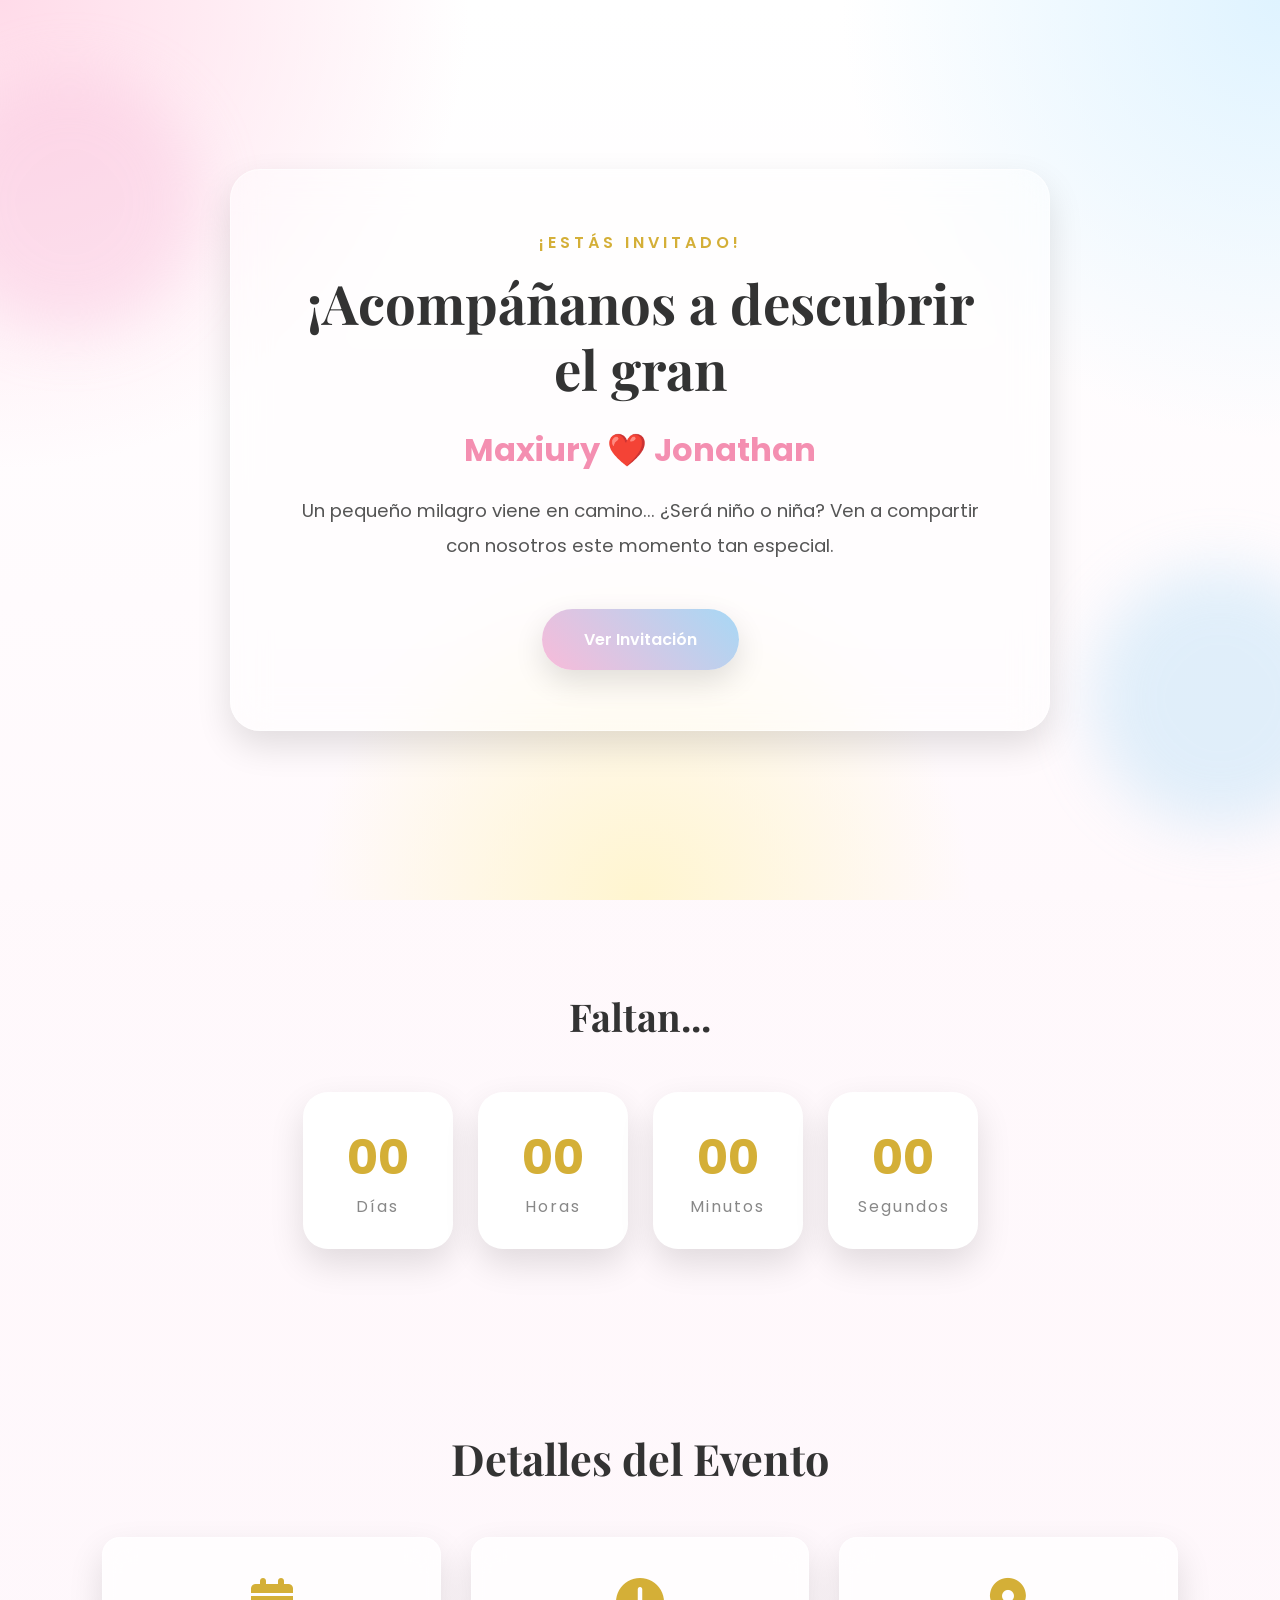
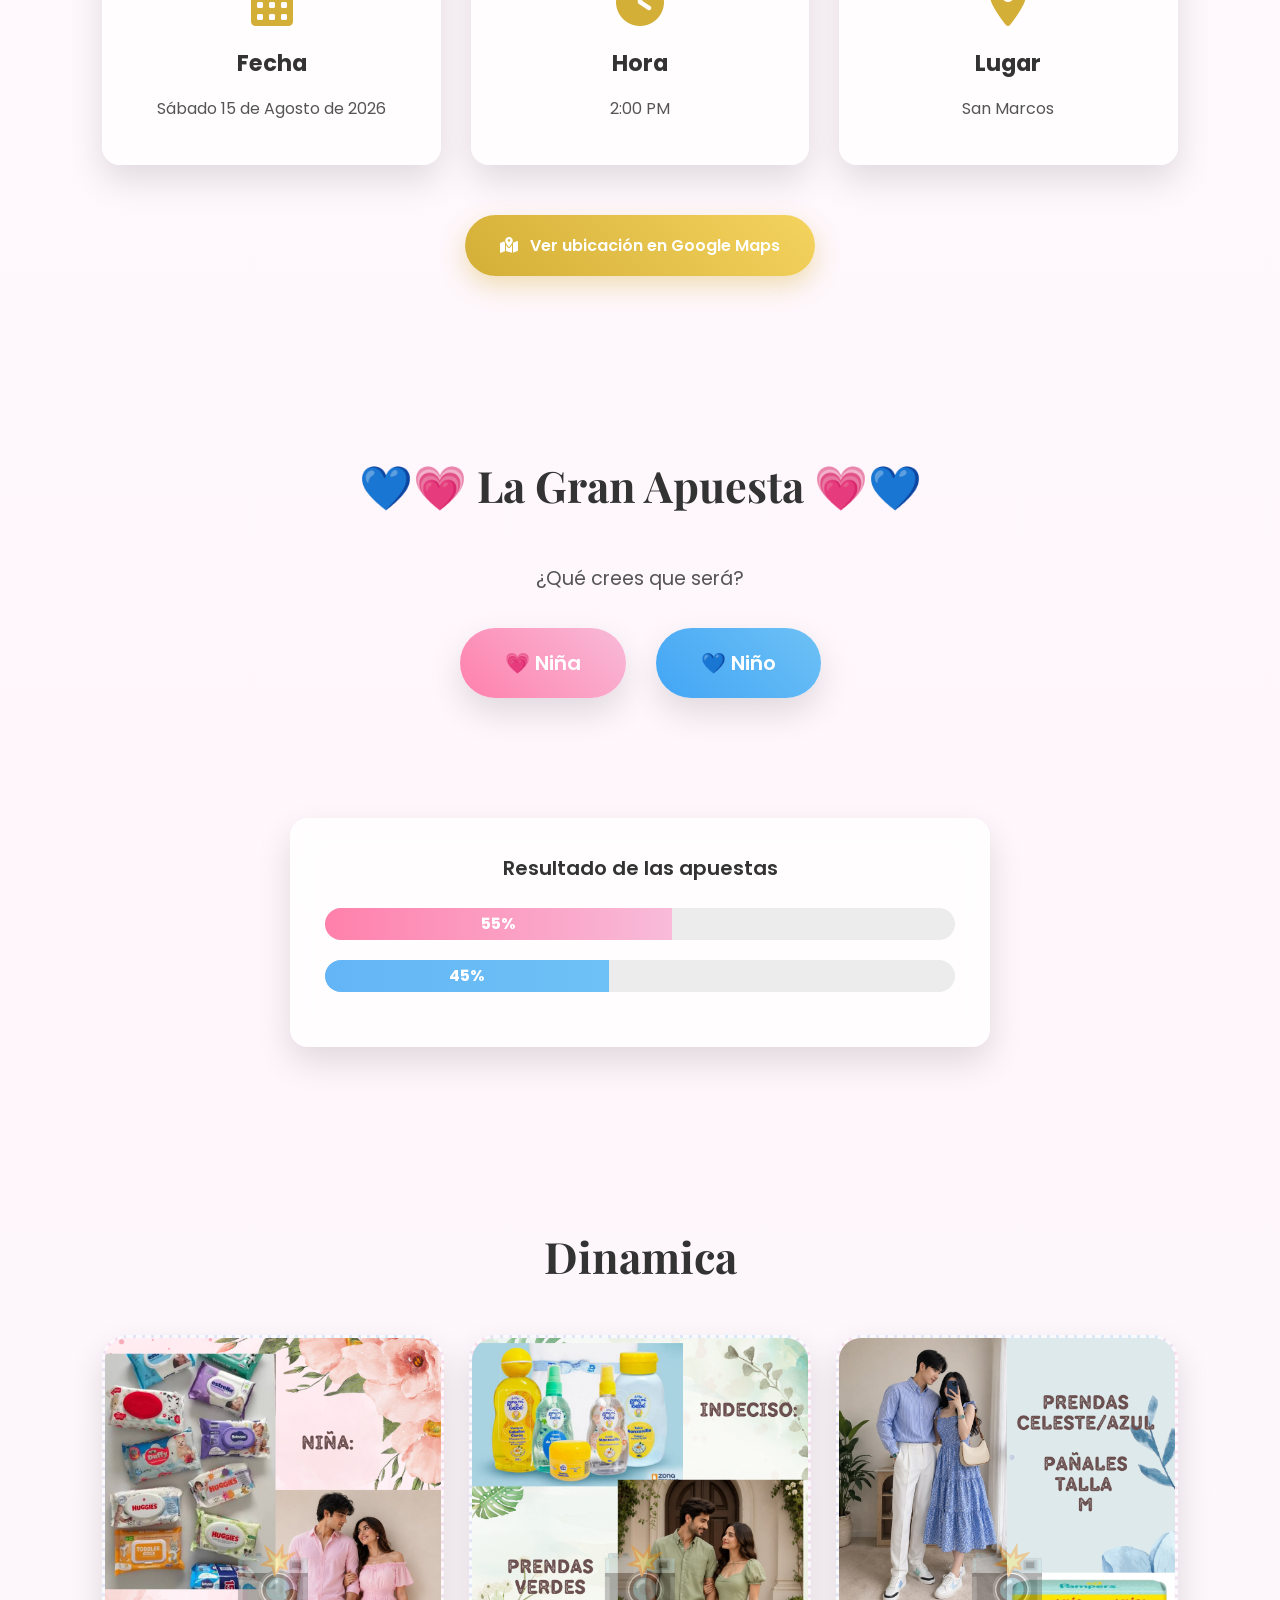
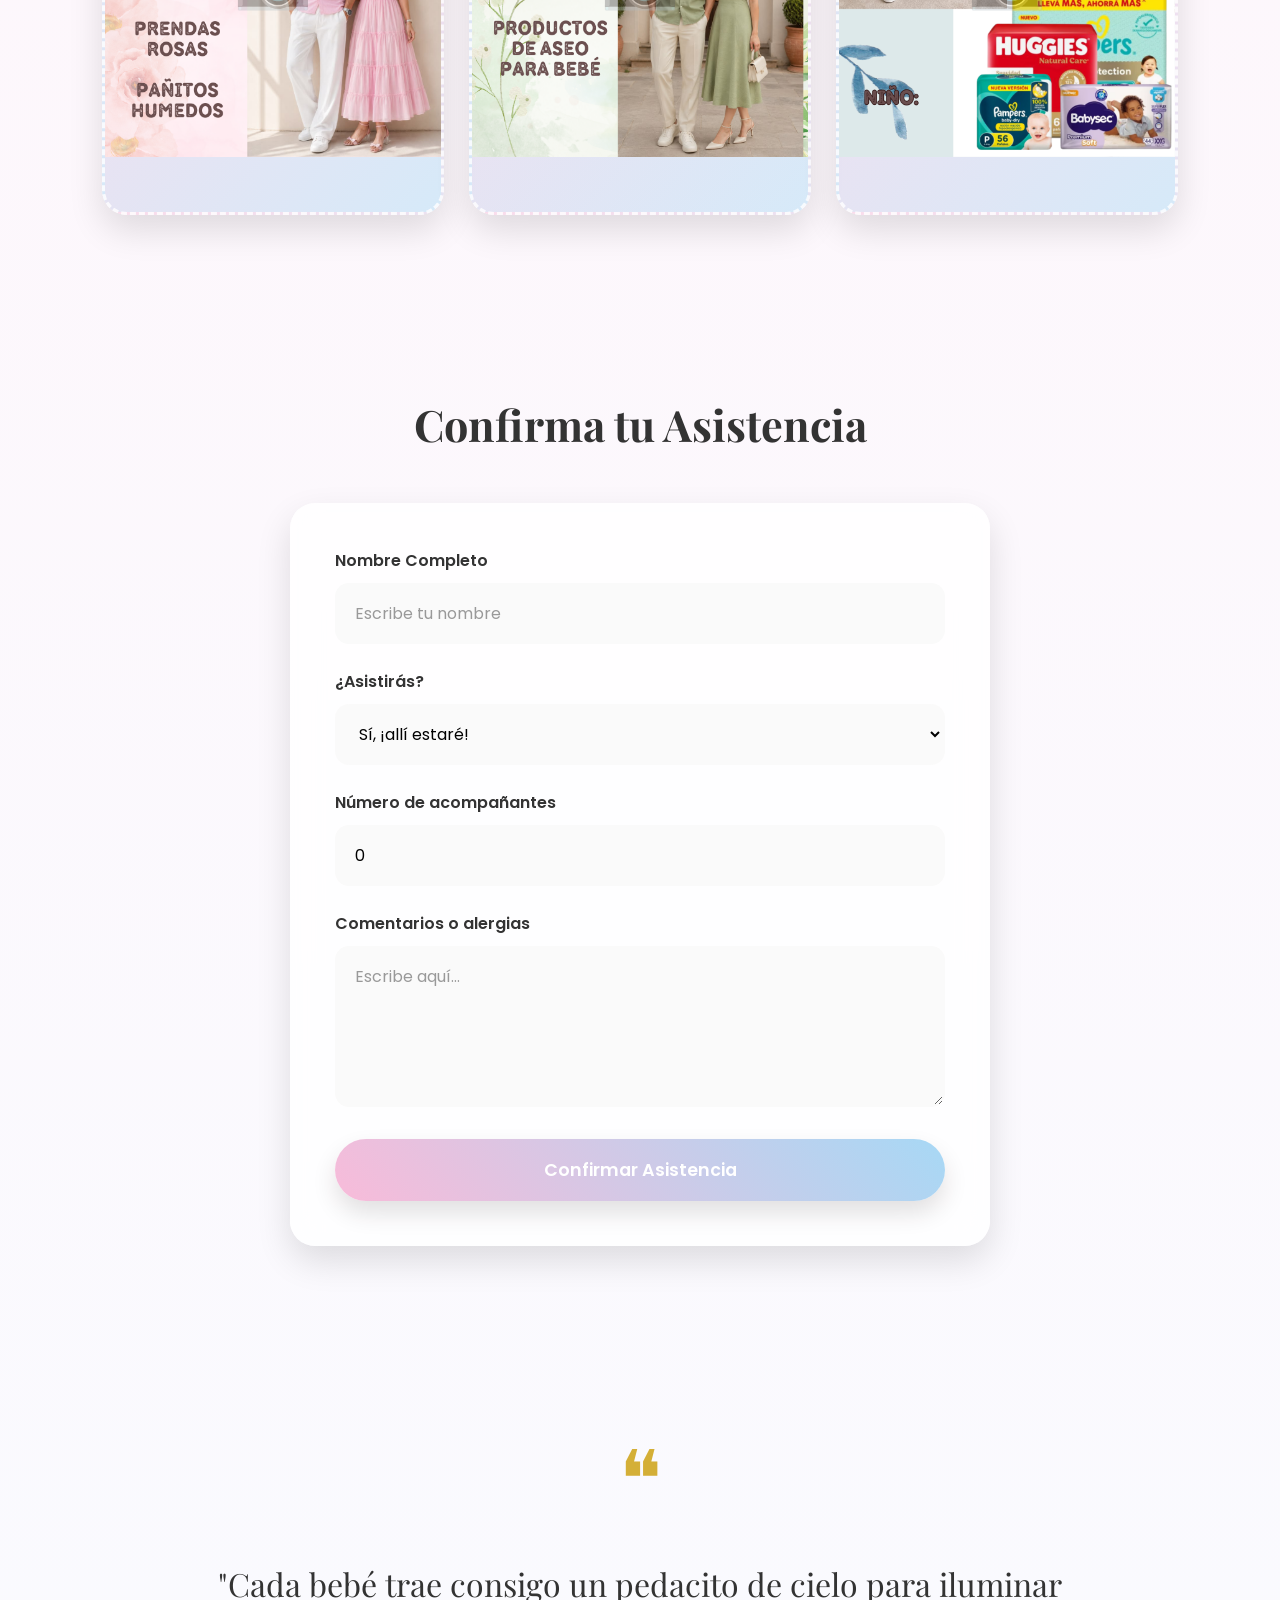
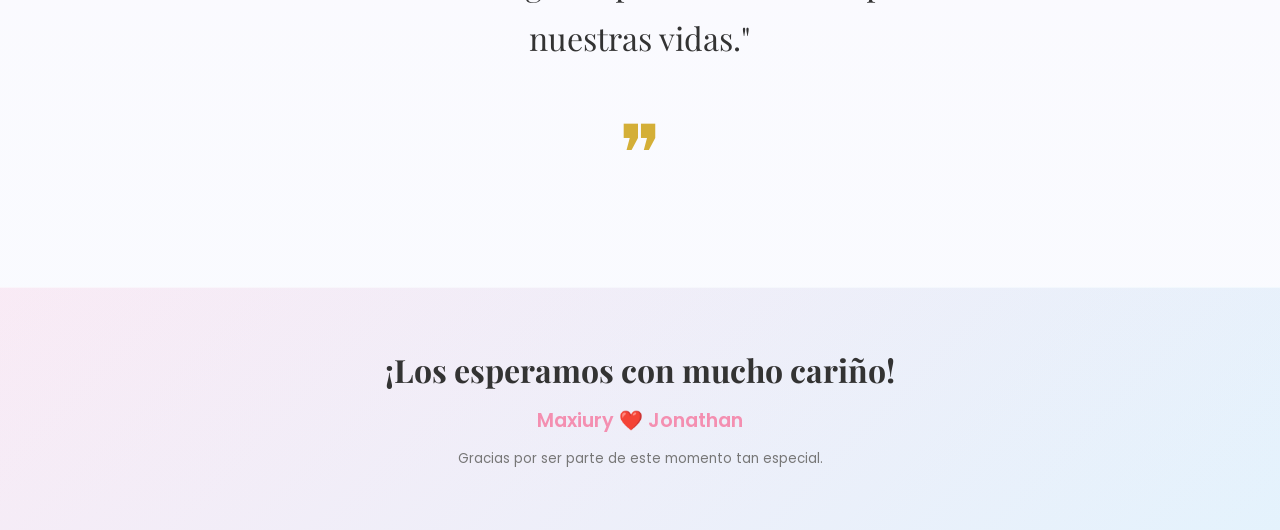
<file: index.html>
<!DOCTYPE html>
<html lang="es">

<head>
    <meta charset="UTF-8">
    <meta name="viewport" content="width=device-width, initial-scale=1.0">

    <title>Gender Reveal | Maxiury & Jonathan</title>

    <!-- Google Fonts -->
    <link rel="preconnect" href="https://fonts.googleapis.com">
    <link rel="preconnect" href="https://fonts.gstatic.com" crossorigin>

    <link href="https://fonts.googleapis.com/css2?family=Poppins:wght@300;400;500;600;700&family=Playfair+Display:wght@500;700&display=swap" rel="stylesheet">

    <!-- Font Awesome -->
    <link rel="stylesheet"
        href="https://cdnjs.cloudflare.com/ajax/libs/font-awesome/6.7.2/css/all.min.css">

    <!-- CSS -->
    <link rel="stylesheet" href="style.css">
</head>

<body>

    <!-- Fondo decorativo -->
    <div class="background"></div>

    <!-- ================= HERO ================= -->

    <header class="hero">

        <div class="hero-content">

            <p class="welcome">
                ¡Estás invitado!
            </p>

            <h1>
                ¡Acompáñanos a descubrir el gran secreto!
            </h1>

            <h2>
                Maxiury ❤️ Jonathan
            </h2>

            <p class="description">
                Un pequeño milagro viene en camino...
                ¿Será niño o niña?
                Ven a compartir con nosotros este momento tan especial.
            </p>

            <a href="#evento" class="btn-primary">
                Ver Invitación
            </a>

        </div>

    </header>

    <!-- ================= CONTADOR ================= -->

    <section class="countdown-section">

        <h2>Faltan...</h2>

        <div class="countdown">

            <div class="time-box">
                <span id="days">00</span>
                <small>Días</small>
            </div>

            <div class="time-box">
                <span id="hours">00</span>
                <small>Horas</small>
            </div>

            <div class="time-box">
                <span id="minutes">00</span>
                <small>Minutos</small>
            </div>

            <div class="time-box">
                <span id="seconds">00</span>
                <small>Segundos</small>
            </div>

        </div>

    </section>

    <!-- ================= DETALLES ================= -->

    <section id="evento" class="event-section">

        <h2>Detalles del Evento</h2>

        <div class="cards">

            <div class="card">

                <i class="fa-solid fa-calendar-days"></i>

                <h3>Fecha</h3>

                <p>
                    Sábado 15 de Agosto de 2026
                </p>

            </div>

            <div class="card">

                <i class="fa-solid fa-clock"></i>

                <h3>Hora</h3>

                <p>
                    2:00 PM
                </p>

            </div>

            <div class="card">

                <i class="fa-solid fa-location-dot"></i>

                <h3>Lugar</h3>

                <p>
                    San Marcos
                </p>

            </div>

        </div>

        <a href="https://maps.app.goo.gl/mDpnAgAYZbBx2X2R6?g_st=aw" target="_blank" class="maps-btn">

            <i class="fa-solid fa-map-location-dot"></i>

            Ver ubicación en Google Maps

        </a>

    </section>

    <!-- ================= VOTACIÓN ================= -->

    <section class="vote-section">

        <h2>
            💙💗 La Gran Apuesta 💗💙
        </h2>

        <p>

            ¿Qué crees que será?

        </p>

        <div class="vote-buttons">

            <button class="girl-btn" id="girlBtn">

                💗 Niña

            </button>

            <button class="boy-btn" id="boyBtn">

                💙 Niño

            </button>

        </div>

        <div id="voteMessage" class="vote-message">

        </div>

        <div class="result-box">

            <div class="result-title">

                Resultado de las apuestas

            </div>

            <div class="progress">

                <div id="girlBar" class="girl-progress">

                    55%

                </div>

            </div>

            <div class="progress">

                <div id="boyBar" class="boy-progress">

                    45%

                </div>

            </div>

        </div>

    </section>
<!-- ================= GALERÍA ================= -->

<section class="gallery">

    <h2>
        Dinamica
    </h2>

    <div class="gallery-grid">
          
        <div class="photo"><img src="niña.png" alt=""> </div>
        <div class="photo"><img src="indeciso.png" alt=""></div>
        <div class="photo"><img src="niño.png" alt=""></div>

    
    </div> 

</section> 
    <!-- ================= RSVP ================= -->

    <section class="rsvp">

        <h2>

            Confirma tu Asistencia

        </h2>

        <form id="rsvpForm">

            <div class="input-group">

                <label>

                    Nombre Completo

                </label>

                <input
                    type="text"
                    id="name"
                    placeholder="Escribe tu nombre"
                    required>

            </div>

            <div class="input-group">

                <label>

                    ¿Asistirás?

                </label>

                <select id="attendance">

                    <option>

                        Sí, ¡allí estaré!

                    </option>

                    <option>

                        No podré asistir

                    </option>

                </select>

            </div>

            <div class="input-group">

                <label>

                    Número de acompañantes

                </label>

                <input
                    type="number"
                    id="guests"
                    min="0"
                    max="10"
                    value="0">

            </div>

            <div class="input-group">

                <label>

                    Comentarios o alergias

                </label>

                <textarea
                    id="comments"
                    rows="5"
                    placeholder="Escribe aquí..."></textarea>

            </div>

            <button type="submit" class="confirm-btn">

                Confirmar Asistencia

            </button>

        </form>

    </section>
    
    <!-- ================= FRASE ================= -->

    <section class="quote">

        <blockquote>

            "Cada bebé trae consigo un pedacito de cielo para iluminar nuestras vidas."

        </blockquote>

    </section>

    <!-- ================= FOOTER ================= -->

    <footer>

        <h3>

            ¡Los esperamos con mucho cariño!

        </h3>

        <p>

            Maxiury ❤️ Jonathan

        </p>

        <small>

            Gracias por ser parte de este momento tan especial.

        </small>

    </footer>

    <!-- Confetti -->
    <canvas id="confetti"></canvas>

    <!-- JavaScript -->

    <script src="script.js"></script>

</body>

</html>
</file>
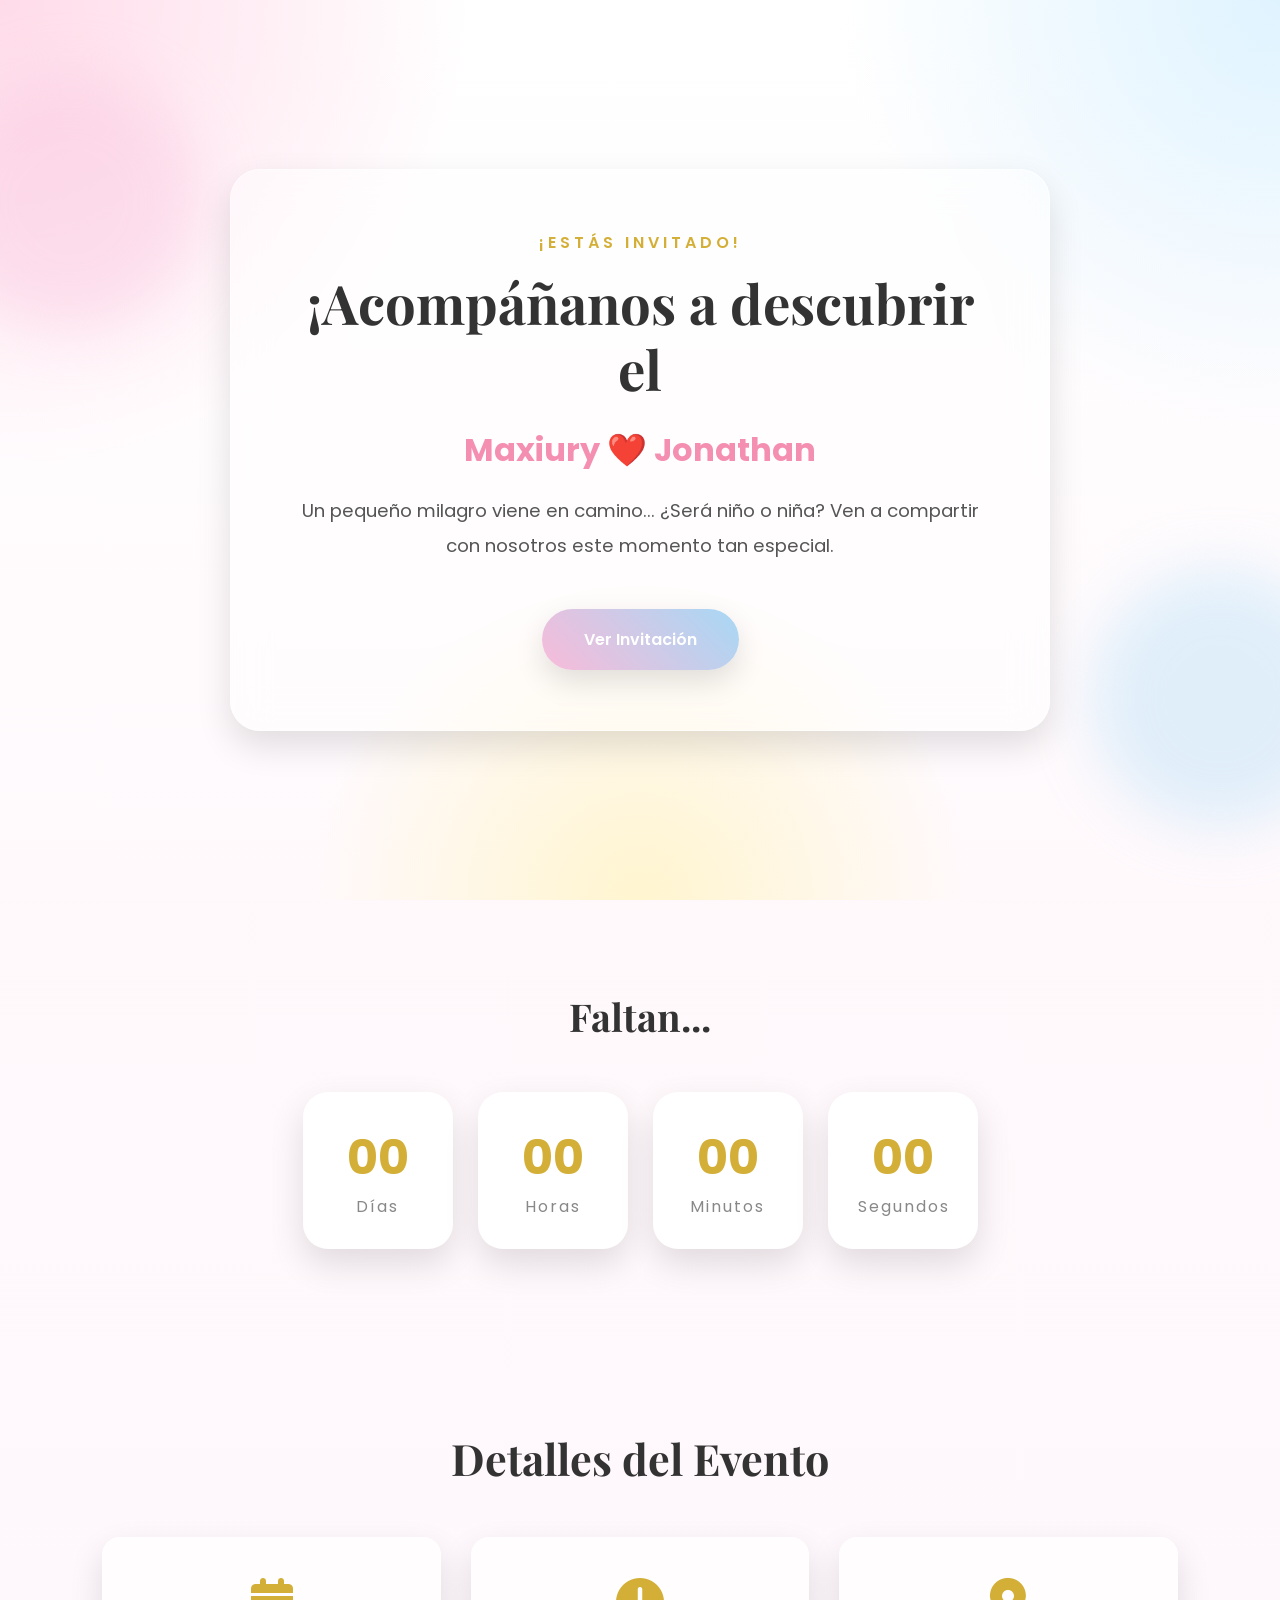
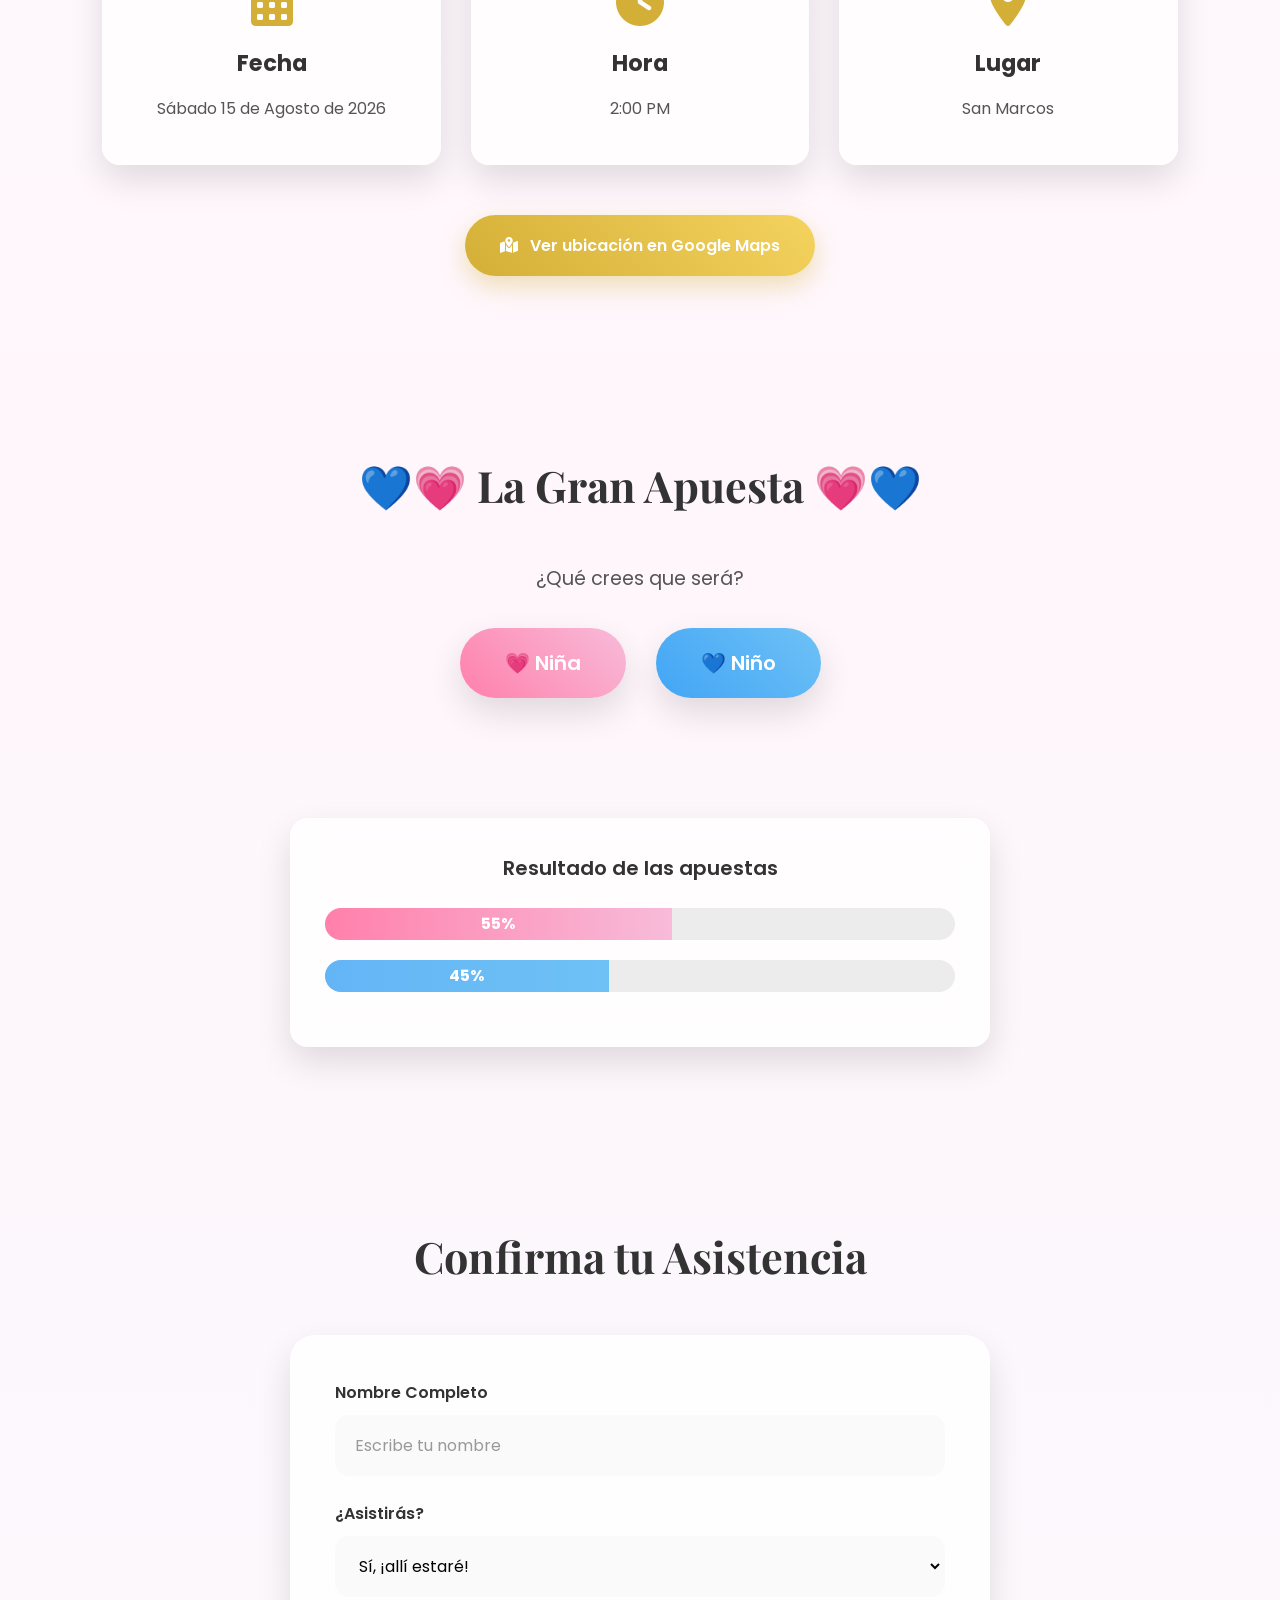
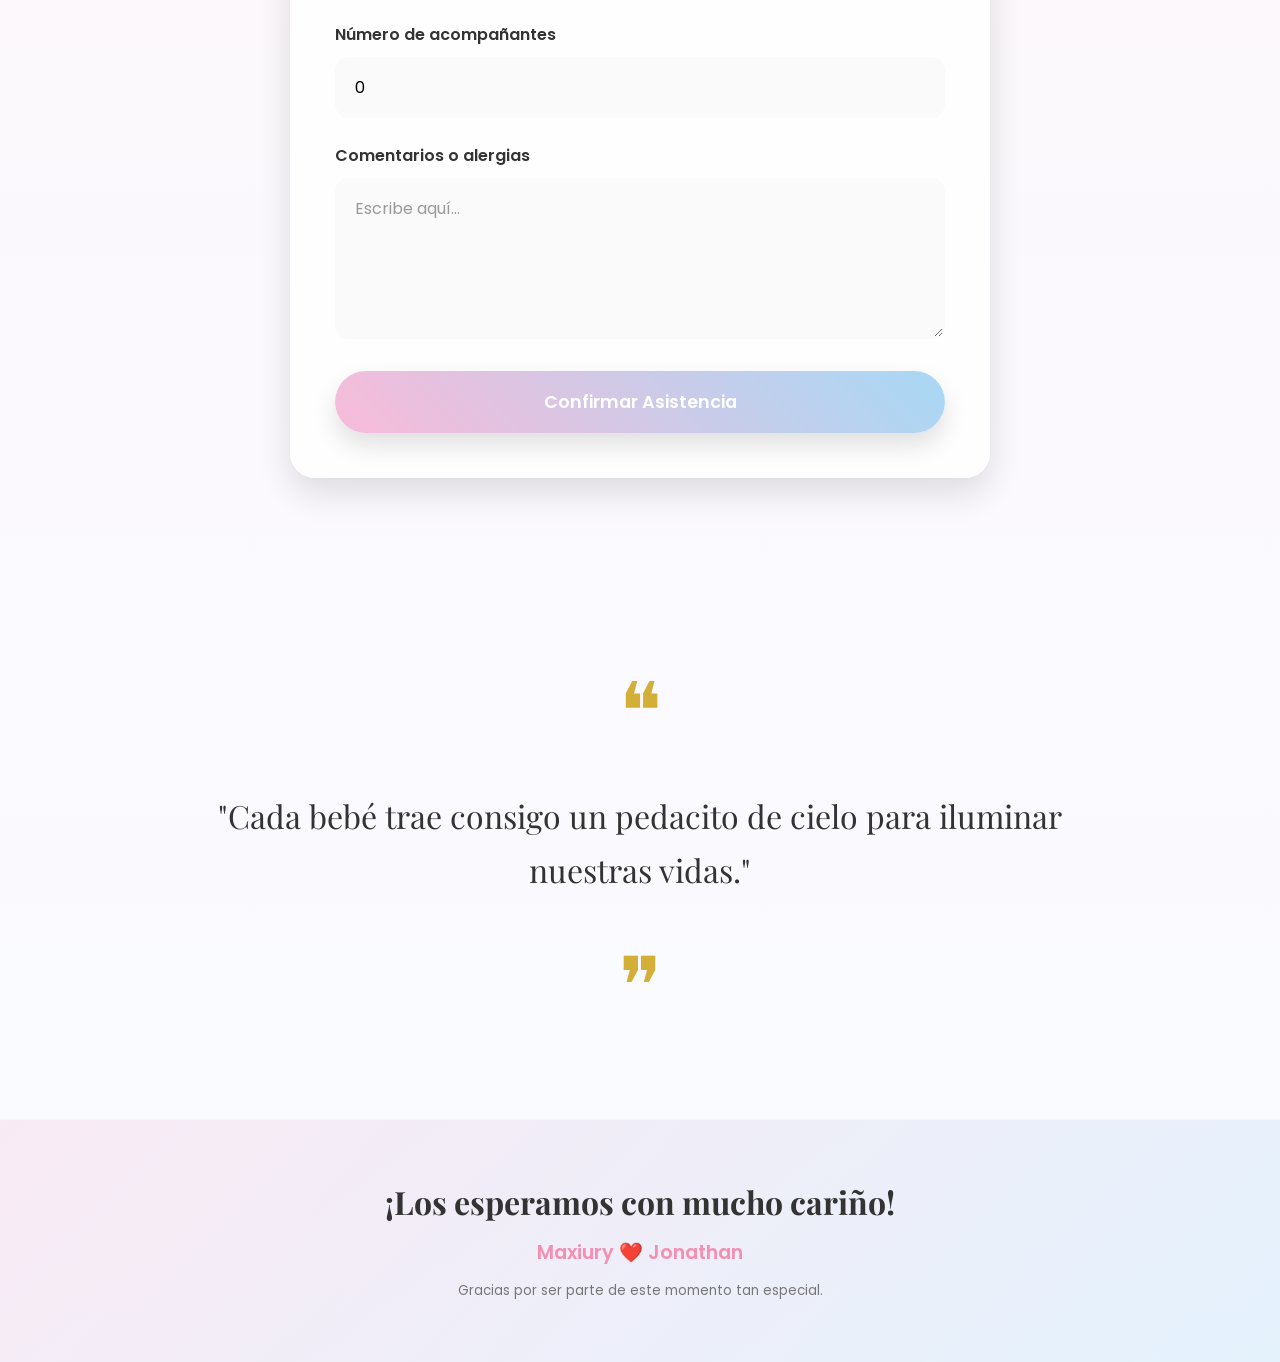
<file: html.html>
<!DOCTYPE html>
<html lang="es">

<head>
    <meta charset="UTF-8">
    <meta name="viewport" content="width=device-width, initial-scale=1.0">

    <title>Gender Reveal | Maxiury & Jonathan</title>

    <!-- Google Fonts -->
    <link rel="preconnect" href="https://fonts.googleapis.com">
    <link rel="preconnect" href="https://fonts.gstatic.com" crossorigin>

    <link href="https://fonts.googleapis.com/css2?family=Poppins:wght@300;400;500;600;700&family=Playfair+Display:wght@500;700&display=swap" rel="stylesheet">

    <!-- Font Awesome -->
    <link rel="stylesheet"
        href="https://cdnjs.cloudflare.com/ajax/libs/font-awesome/6.7.2/css/all.min.css">

    <!-- CSS -->
    <link rel="stylesheet" href="style.css">
</head>

<body>

    <!-- Fondo decorativo -->
    <div class="background"></div>

    <!-- ================= HERO ================= -->

    <header class="hero">

        <div class="hero-content">

            <p class="welcome">
                ¡Estás invitado!
            </p>

            <h1>
                ¡Acompáñanos a descubrir el gran secreto!
            </h1>

            <h2>
                Maxiury ❤️ Jonathan
            </h2>

            <p class="description">
                Un pequeño milagro viene en camino...
                ¿Será niño o niña?
                Ven a compartir con nosotros este momento tan especial.
            </p>

            <a href="#evento" class="btn-primary">
                Ver Invitación
            </a>

        </div>

    </header>

    <!-- ================= CONTADOR ================= -->

    <section class="countdown-section">

        <h2>Faltan...</h2>

        <div class="countdown">

            <div class="time-box">
                <span id="days">00</span>
                <small>Días</small>
            </div>

            <div class="time-box">
                <span id="hours">00</span>
                <small>Horas</small>
            </div>

            <div class="time-box">
                <span id="minutes">00</span>
                <small>Minutos</small>
            </div>

            <div class="time-box">
                <span id="seconds">00</span>
                <small>Segundos</small>
            </div>

        </div>

    </section>

    <!-- ================= DETALLES ================= -->

    <section id="evento" class="event-section">

        <h2>Detalles del Evento</h2>

        <div class="cards">

            <div class="card">

                <i class="fa-solid fa-calendar-days"></i>

                <h3>Fecha</h3>

                <p>
                    Sábado 15 de Agosto de 2026
                </p>

            </div>

            <div class="card">

                <i class="fa-solid fa-clock"></i>

                <h3>Hora</h3>

                <p>
                    2:00 PM
                </p>

            </div>

            <div class="card">

                <i class="fa-solid fa-location-dot"></i>

                <h3>Lugar</h3>

                <p>
                    San Marcos
                </p>

            </div>

        </div>

        <a href="https://maps.app.goo.gl/mDpnAgAYZbBx2X2R6?g_st=aw" target="_blank" class="maps-btn">

            <i class="fa-solid fa-map-location-dot"></i>

            Ver ubicación en Google Maps

        </a>

    </section>

    <!-- ================= VOTACIÓN ================= -->

    <section class="vote-section">

        <h2>
            💙💗 La Gran Apuesta 💗💙
        </h2>

        <p>

            ¿Qué crees que será?

        </p>

        <div class="vote-buttons">

            <button class="girl-btn" id="girlBtn">

                💗 Niña

            </button>

            <button class="boy-btn" id="boyBtn">

                💙 Niño

            </button>

        </div>

        <div id="voteMessage" class="vote-message">

        </div>

        <div class="result-box">

            <div class="result-title">

                Resultado de las apuestas

            </div>

            <div class="progress">

                <div id="girlBar" class="girl-progress">

                    55%

                </div>

            </div>

            <div class="progress">

                <div id="boyBar" class="boy-progress">

                    45%

                </div>

            </div>

        </div>

    </section>

    <!-- ================= RSVP ================= -->

    <section class="rsvp">

        <h2>

            Confirma tu Asistencia

        </h2>

        <form id="rsvpForm">

            <div class="input-group">

                <label>

                    Nombre Completo

                </label>

                <input
                    type="text"
                    id="name"
                    placeholder="Escribe tu nombre"
                    required>

            </div>

            <div class="input-group">

                <label>

                    ¿Asistirás?

                </label>

                <select id="attendance">

                    <option>

                        Sí, ¡allí estaré!

                    </option>

                    <option>

                        No podré asistir

                    </option>

                </select>

            </div>

            <div class="input-group">

                <label>

                    Número de acompañantes

                </label>

                <input
                    type="number"
                    id="guests"
                    min="0"
                    max="10"
                    value="0">

            </div>

            <div class="input-group">

                <label>

                    Comentarios o alergias

                </label>

                <textarea
                    id="comments"
                    rows="5"
                    placeholder="Escribe aquí..."></textarea>

            </div>

            <button type="submit" class="confirm-btn">

                Confirmar Asistencia

            </button>

        </form>

    </section>

    <!-- ================= GALERÍA ================= 

    <section class="gallery">

        <h2>

            Un pequeño vistazo...

        </h2>

        <div class="gallery-grid">

            <div class="photo"></div>

            <div class="photo"></div>

            <div class="photo"></div>

            <div class="photo"></div>

        </div> 

    </section> -->

    <!-- ================= FRASE ================= -->

    <section class="quote">

        <blockquote>

            "Cada bebé trae consigo un pedacito de cielo para iluminar nuestras vidas."

        </blockquote>

    </section>

    <!-- ================= FOOTER ================= -->

    <footer>

        <h3>

            ¡Los esperamos con mucho cariño!

        </h3>

        <p>

            Maxiury ❤️ Jonathan

        </p>

        <small>

            Gracias por ser parte de este momento tan especial.

        </small>

    </footer>

    <!-- Confetti -->
    <canvas id="confetti"></canvas>

    <!-- JavaScript -->

    <script src="script.js"></script>

</body>

</html>
</file>
<file: style.css>
/*==================================================
=            GOOGLE FONTS Y VARIABLES
==================================================*/

:root{

    --pink:#F8BBD9;
    --pink-dark:#F48FB1;

    --blue:#A7D8F5;
    --blue-dark:#6EC1F5;

    --gold:#D4AF37;

    --white:#ffffff;

    --bg:#fff8fb;

    --text:#555;

    --title:#333;

    --shadow:0 15px 35px rgba(0,0,0,.12);

    --radius:18px;

    --transition:.35s ease;

}


/*==================================================
=                 RESET
==================================================*/

*{
    margin:0;
    padding:0;
    box-sizing:border-box;
}

html{

    scroll-behavior:smooth;

}

body{

    font-family:'Poppins',sans-serif;

    background:linear-gradient(
        180deg,
        #fffafc,
        #fef6fb,
        #f9fbff
    );

    color:var(--text);

    overflow-x:hidden;

    position:relative;

}

img{

    max-width:100%;

}

a{

    text-decoration:none;

}

section{

    padding:90px 8%;

}


/*==================================================
=            FONDO DECORATIVO
==================================================*/

.background{

    position:fixed;

    inset:0;

    z-index:-2;

    background:
        radial-gradient(circle at top left,#ffdbe9 0%,transparent 30%),
        radial-gradient(circle at top right,#dff3ff 0%,transparent 28%),
        radial-gradient(circle at bottom,#fff5cf 0%,transparent 30%),
        linear-gradient(180deg,#fff,#fff9fc);

}


/*==================================================
=           BURBUJAS DECORATIVAS
==================================================*/

.background::before,
.background::after{

    content:"";

    position:absolute;

    width:260px;

    height:260px;

    border-radius:50%;

    filter:blur(30px);

    opacity:.35;

    animation:float 10s ease-in-out infinite;

}

.background::before{

    background:var(--pink);

    top:8%;

    left:-60px;

}

.background::after{

    background:var(--blue);

    right:-70px;

    bottom:8%;

    animation-delay:4s;

}


/*==================================================
=                   HERO
==================================================*/

.hero{

    min-height:100vh;

    display:flex;

    justify-content:center;

    align-items:center;

    text-align:center;

    padding:40px;

    position:relative;

}

.hero-content{

    max-width:820px;

    background:rgba(255,255,255,.45);

    backdrop-filter:blur(18px);

    border:1px solid rgba(255,255,255,.5);

    border-radius:30px;

    padding:60px;

    box-shadow:var(--shadow);

}

.welcome{

    color:var(--gold);

    letter-spacing:4px;

    text-transform:uppercase;

    font-weight:600;

    margin-bottom:15px;

}

.hero h1{

    font-family:"Playfair Display",serif;

    color:var(--title);

    font-size:3.4rem;

    line-height:1.2;

    margin-bottom:25px;

}

.hero h2{

    color:var(--pink-dark);

    font-size:2rem;

    margin-bottom:20px;

}

.description{

    font-size:1.15rem;

    line-height:1.9;

    margin-bottom:45px;

}


/*==================================================
=                 BOTON PRINCIPAL
==================================================*/

.btn-primary{

    display:inline-block;

    padding:18px 42px;

    border-radius:50px;

    background:linear-gradient(
        45deg,
        var(--pink),
        var(--blue)
    );

    color:white;

    font-weight:600;

    transition:var(--transition);

    box-shadow:0 12px 30px rgba(0,0,0,.12);

}

.btn-primary:hover{

    transform:translateY(-6px);

    box-shadow:0 18px 35px rgba(0,0,0,.18);

}


/*==================================================
=            CONTADOR
==================================================*/

.countdown-section{

    text-align:center;

}

.countdown-section h2{

    font-family:"Playfair Display",serif;

    font-size:2.4rem;

    color:var(--title);

    margin-bottom:50px;

}

.countdown{

    display:flex;

    justify-content:center;

    gap:25px;

    flex-wrap:wrap;

}

.time-box{

    width:150px;

    background:white;

    border-radius:25px;

    padding:30px;

    box-shadow:var(--shadow);

    transition:var(--transition);

}

.time-box:hover{

    transform:translateY(-8px);

}

.time-box span{

    display:block;

    font-size:3rem;

    color:var(--gold);

    font-weight:bold;

}

.time-box small{

    color:#888;

    font-size:1rem;

    letter-spacing:2px;

}


/*==================================================
=               TITULOS GENERALES
==================================================*/

section h2{

    text-align:center;

    font-family:"Playfair Display",serif;

    font-size:2.7rem;

    color:#333;

    margin-bottom:50px;

}


/*==================================================
=            ANIMACIONES
==================================================*/

@keyframes float{

    0%{

        transform:translateY(0px);

    }

    50%{

        transform:translateY(-25px);

    }

    100%{

        transform:translateY(0px);

    }

}

@keyframes fadeUp{

    from{

        opacity:0;

        transform:translateY(50px);

    }

    to{

        opacity:1;

        transform:translateY(0);

    }

}

.hero-content,
.time-box{

    animation:fadeUp 1s ease;

}
/*==================================================
=           DETALLES DEL EVENTO
==================================================*/

.event-section{

    text-align:center;

}

.cards{

    display:grid;

    grid-template-columns:repeat(auto-fit,minmax(250px,1fr));

    gap:30px;

    margin-bottom:50px;

}

.card{

    background:rgba(255,255,255,.75);

    backdrop-filter:blur(15px);

    border-radius:var(--radius);

    padding:40px 30px;

    box-shadow:var(--shadow);

    transition:var(--transition);

    border:1px solid rgba(255,255,255,.5);

}

.card:hover{

    transform:translateY(-10px) scale(1.03);

}

.card i{

    font-size:3rem;

    color:var(--gold);

    margin-bottom:20px;

}

.card h3{

    color:var(--title);

    margin-bottom:15px;

    font-size:1.4rem;

}

.card p{

    line-height:1.8;

}


/*==================================================
=          BOTÓN GOOGLE MAPS
==================================================*/

.maps-btn{

    display:inline-flex;

    align-items:center;

    gap:12px;

    padding:18px 35px;

    border-radius:50px;

    background:linear-gradient(
        45deg,
        var(--gold),
        #f4d35e
    );

    color:#fff;

    font-weight:600;

    transition:var(--transition);

    box-shadow:0 10px 25px rgba(212,175,55,.35);

    position:relative;

    overflow:hidden;

}

.maps-btn::before{

    content:"";

    position:absolute;

    top:0;

    left:-120%;

    width:100%;

    height:100%;

    background:rgba(255,255,255,.25);

    transform:skewX(-30deg);

    transition:.8s;

}

.maps-btn:hover::before{

    left:120%;

}

.maps-btn:hover{

    transform:translateY(-5px);

}


/*==================================================
=             VOTACIÓN
==================================================*/

.vote-section{

    text-align:center;

}

.vote-section p{

    font-size:1.2rem;

    margin-bottom:35px;

}

.vote-buttons{

    display:flex;

    justify-content:center;

    gap:30px;

    flex-wrap:wrap;

    margin-bottom:35px;

}

.vote-buttons button{

    border:none;

    cursor:pointer;

    padding:20px 45px;

    border-radius:60px;

    color:white;

    font-size:1.25rem;

    font-weight:600;

    transition:var(--transition);

    box-shadow:var(--shadow);

}

.vote-buttons button:hover{

    transform:translateY(-8px) scale(1.05);

}

.girl-btn{

    background:linear-gradient(
        45deg,
        #ff80ab,
        var(--pink)
    );

}

.boy-btn{

    background:linear-gradient(
        45deg,
        #42a5f5,
        var(--blue-dark)
    );

}

.vote-message{

    min-height:45px;

    font-size:1.2rem;

    font-weight:600;

    color:var(--gold);

    margin-bottom:40px;

}


/*==================================================
=            RESULTADOS
==================================================*/

.result-box{

    max-width:700px;

    margin:auto;

    background:rgba(255,255,255,.8);

    backdrop-filter:blur(15px);

    border-radius:var(--radius);

    padding:35px;

    box-shadow:var(--shadow);

}

.result-title{

    font-size:1.25rem;

    font-weight:600;

    margin-bottom:25px;

    color:var(--title);

}

.progress{

    width:100%;

    height:32px;

    border-radius:50px;

    background:#ececec;

    overflow:hidden;

    margin-bottom:20px;

}

.girl-progress{

    width:55%;

    height:100%;

    display:flex;

    justify-content:center;

    align-items:center;

    background:linear-gradient(
        90deg,
        #ff80ab,
        var(--pink)
    );

    color:white;

    font-weight:bold;

    transition:1s;

}

.boy-progress{

    width:45%;

    height:100%;

    display:flex;

    justify-content:center;

    align-items:center;

    background:linear-gradient(
        90deg,
        #64b5f6,
        var(--blue-dark)
    );

    color:white;

    font-weight:bold;

    transition:1s;

}


/*==================================================
=                 RSVP
==================================================*/

.rsvp{

    text-align:center;

}

#rsvpForm{

    max-width:700px;

    margin:auto;

    background:rgba(255,255,255,.8);

    backdrop-filter:blur(15px);

    border-radius:25px;

    padding:45px;

    box-shadow:var(--shadow);

}

.input-group{

    margin-bottom:25px;

    text-align:left;

}

.input-group label{

    display:block;

    margin-bottom:10px;

    color:var(--title);

    font-weight:600;

}

.input-group input,
.input-group select,
.input-group textarea{

    width:100%;

    padding:16px 18px;

    border-radius:14px;

    border:2px solid transparent;

    outline:none;

    background:#fafafa;

    font-size:1rem;

    transition:var(--transition);

    font-family:'Poppins',sans-serif;

}

.input-group textarea{

    resize:vertical;

}

.input-group input:focus,
.input-group select:focus,
.input-group textarea:focus{

    border-color:var(--gold);

    background:#fff;

    box-shadow:0 0 12px rgba(212,175,55,.25);

}


/*==================================================
=           BOTÓN CONFIRMAR
==================================================*/

.confirm-btn{

    width:100%;

    padding:18px;

    border:none;

    border-radius:50px;

    background:linear-gradient(
        45deg,
        var(--pink),
        var(--blue)
    );

    color:white;

    font-size:1.1rem;

    font-weight:600;

    cursor:pointer;

    transition:var(--transition);

    box-shadow:0 12px 25px rgba(0,0,0,.12);

}

.confirm-btn:hover{

    transform:translateY(-6px);

    box-shadow:0 18px 30px rgba(0,0,0,.18);

}


/*==================================================
=            EFECTO INPUTS
==================================================*/

input::placeholder,
textarea::placeholder{

    color:#999;

}

select{

    cursor:pointer;

}

/*==================================================
=                GALERÍA
==================================================*/

.gallery{

    text-align:center;

}

.gallery-grid{

    display:grid;

    grid-template-columns:repeat(auto-fit,minmax(220px,1fr));

    gap:25px;

}

.photo{

    height:480px;

    border-radius:25px;

    background:linear-gradient(
        135deg,
        rgba(248,187,217,.45),
        rgba(167,216,245,.45)
    );

    border:3px dashed rgba(255,255,255,.8);

    box-shadow:var(--shadow);

    transition:var(--transition);

    position:relative;

    overflow:hidden;

}

.photo::before{

    content:"📸";

    position:absolute;

    inset:0;

    display:flex;

    align-items:center;

    justify-content:center;

    font-size:4rem;

    opacity:.35;

}

.photo:hover{

    transform:translateY(-10px) rotate(2deg);

}


/*==================================================
=               FRASE
==================================================*/

.quote{

    padding:70px 10%;

}

.quote blockquote{

    max-width:850px;

    margin:auto;

    text-align:center;

    font-family:"Playfair Display",serif;

    font-size:2rem;

    color:var(--title);

    line-height:1.7;

    position:relative;

}

.quote blockquote::before{

    content:"❝";

    font-size:5rem;

    color:var(--gold);

    display:block;

    margin-bottom:15px;

}

.quote blockquote::after{

    content:"❞";

    font-size:5rem;

    color:var(--gold);

    display:block;

    margin-top:15px;

}


/*==================================================
=                FOOTER
==================================================*/

footer{

    padding:60px 20px;

    text-align:center;

    background:linear-gradient(
        135deg,
        rgba(248,187,217,.25),
        rgba(167,216,245,.25)
    );

    border-top:1px solid rgba(255,255,255,.5);

}

footer h3{

    font-family:"Playfair Display",serif;

    color:var(--title);

    font-size:2rem;

    margin-bottom:15px;

}

footer p{

    color:var(--pink-dark);

    font-size:1.2rem;

    font-weight:600;

    margin-bottom:10px;

}

footer small{

    color:#777;

}


/*==================================================
=              CONFETTI CANVAS
==================================================*/

#confetti{

    position:fixed;

    inset:0;

    pointer-events:none;

    z-index:9999;

}


/*==================================================
=              SCROLLBAR
==================================================*/

::-webkit-scrollbar{

    width:10px;

}

::-webkit-scrollbar-track{

    background:#f5f5f5;

}

::-webkit-scrollbar-thumb{

    background:linear-gradient(
        var(--pink),
        var(--blue)
    );

    border-radius:20px;

}


/*==================================================
=             ANIMACIONES
==================================================*/

.card,
.result-box,
#rsvpForm,
.photo{

    animation:fadeUp .9s ease both;

}

.card:nth-child(2){

    animation-delay:.2s;

}

.card:nth-child(3){

    animation-delay:.4s;

}

.photo:nth-child(2){

    animation-delay:.15s;

}

.photo:nth-child(3){

    animation-delay:.3s;

}

.photo:nth-child(4){

    animation-delay:.45s;

}


/*==================================================
=               RESPONSIVE
==================================================*/

@media(max-width:992px){

.hero{

    padding:70px 25px;

}

.hero-content{

    padding:45px;

}

.hero h1{

    font-size:2.8rem;

}

.hero h2{

    font-size:1.8rem;

}

section{

    padding:80px 6%;

}

.time-box{

    width:130px;

}

}


/*============================*/

@media(max-width:768px){

.hero{

    min-height:auto;

    padding-top:90px;

    padding-bottom:90px;

}

.hero-content{

    padding:35px 25px;

}

.hero h1{

    font-size:2.2rem;

}

.hero h2{

    font-size:1.5rem;

}

.description{

    font-size:1rem;

}

.countdown{

    gap:15px;

}

.time-box{

    width:120px;

    padding:20px;

}

.time-box span{

    font-size:2.3rem;

}

.vote-buttons{

    flex-direction:column;

    align-items:center;

}

.vote-buttons button{

    width:100%;

    max-width:320px;

}

.maps-btn{

    width:100%;

    justify-content:center;

}

#rsvpForm{

    padding:30px 22px;

}

.quote blockquote{

    font-size:1.5rem;

}

}


/*============================*/

@media(max-width:480px){

section{

    padding:65px 20px;

}

.hero h1{

    font-size:1.9rem;

}

.hero h2{

    font-size:1.3rem;

}

.welcome{

    font-size:.9rem;

    letter-spacing:2px;

}

.time-box{

    width:100px;

}

.time-box span{

    font-size:2rem;

}

.time-box small{

    font-size:.8rem;

}

.card{

    padding:30px 20px;

}

.card i{

    font-size:2.5rem;

}

.card h3{

    font-size:1.2rem;

}

.result-box{

    padding:25px;

}

.progress{

    height:28px;

}

.girl-progress,
.boy-progress{

    font-size:.9rem;

}

.confirm-btn{

    font-size:1rem;

}

footer h3{

    font-size:1.6rem;

}

footer p{

    font-size:1rem;

}

.quote blockquote{

    font-size:1.3rem;

}

}


/*==================================================
=          EFECTOS ADICIONALES
==================================================*/

.card:hover,
.photo:hover,
.result-box:hover,
#rsvpForm:hover{

    box-shadow:

    0 20px 45px rgba(0,0,0,.15);

}

.hero-content:hover{

    transform:translateY(-5px);

    transition:.4s;

}

button:active,
.btn-primary:active,
.maps-btn:active{

    transform:scale(.97);

}

input,
textarea,
select,
button{

    font-family:'Poppins',sans-serif;

}
</file>
